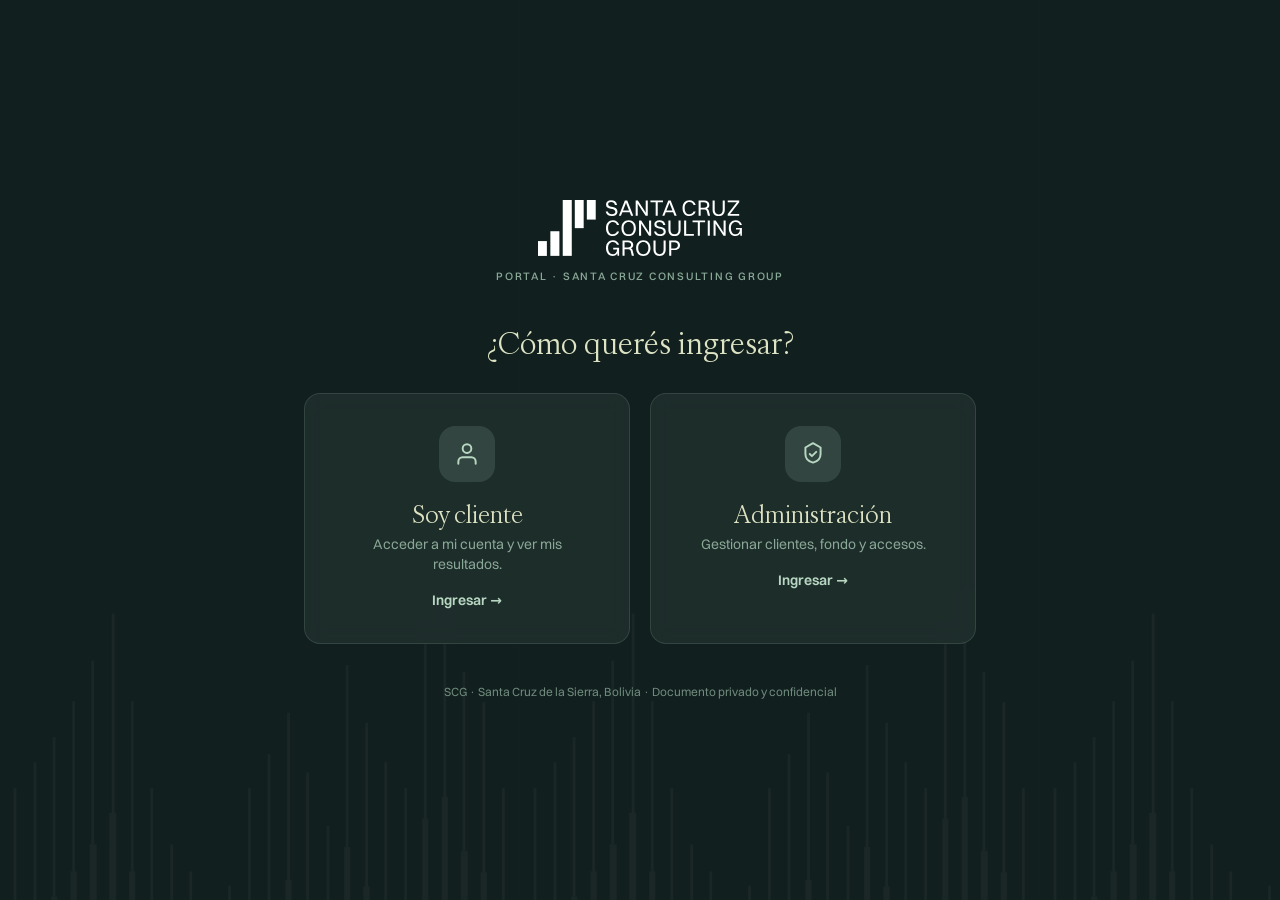
<file: app/index.html>
<!DOCTYPE html>
<html lang="es-BO">
<head>
<meta charset="UTF-8" />
<meta name="viewport" content="width=device-width, initial-scale=1.0" />
<title>SCG · Portal</title>
<script src="../assets/tailwind.js"></script>
<link rel="stylesheet" href="../assets/brand.css" />
<style>
  body {
    font-family: var(--scg-sans); color: var(--scg-palido);
    background-color: var(--scg-verde-oscuro);
    background-image: url('../assets/brand/pattern-vertical.svg');
    background-size: 520px auto; background-repeat: repeat; background-attachment: fixed;
    -webkit-font-smoothing: antialiased;
  }
  h1,h2,.serif { font-family: var(--scg-serif); }
  .label { font-weight:500; letter-spacing:.16em; text-transform:uppercase; font-size:.68rem; color:#8aa897; }
  .card { background: rgba(35,50,48,.72); border:1px solid rgba(183,215,194,.14); backdrop-filter: blur(8px); transition: all .2s ease; }
  .card:hover { transform: translateY(-3px); border-color: rgba(183,215,194,.4); background: rgba(35,50,48,.9); }
</style>
</head>
<body class="min-h-screen flex items-center justify-center px-5 py-12">
  <div class="w-full max-w-2xl">
    <div class="text-center mb-10">
      <img src="../assets/brand/logo-blanco.svg" alt="SCG · Santa Cruz Consulting Group" class="h-14 mx-auto mb-3" />
      <p class="label">Portal · Santa Cruz Consulting Group</p>
    </div>

    <h1 class="text-3xl text-center mb-8" style="color:var(--scg-palido)">¿Cómo querés ingresar?</h1>

    <div class="grid sm:grid-cols-2 gap-5">
      <a href="./cliente.html" class="card rounded-2xl p-8 text-center block">
        <div class="w-14 h-14 mx-auto mb-4 rounded-2xl grid place-items-center" style="background:rgba(183,215,194,.14)">
          <svg width="26" height="26" viewBox="0 0 24 24" fill="none" stroke="#B7D7C2" stroke-width="1.8" stroke-linecap="round" stroke-linejoin="round"><path d="M20 21v-2a4 4 0 0 0-4-4H8a4 4 0 0 0-4 4v2"/><circle cx="12" cy="7" r="4"/></svg>
        </div>
        <h2 class="text-2xl mb-1" style="color:var(--scg-palido)">Soy cliente</h2>
        <p class="text-sm" style="color:#8aa897">Acceder a mi cuenta y ver mis resultados.</p>
        <span class="inline-block mt-4 text-sm font-semibold" style="color:var(--scg-sage)">Ingresar →</span>
      </a>

      <a href="./admin.html" class="card rounded-2xl p-8 text-center block">
        <div class="w-14 h-14 mx-auto mb-4 rounded-2xl grid place-items-center" style="background:rgba(183,215,194,.14)">
          <svg width="26" height="26" viewBox="0 0 24 24" fill="none" stroke="#B7D7C2" stroke-width="1.8" stroke-linecap="round" stroke-linejoin="round"><path d="M12 2l7 4v6c0 4-3 7-7 8-4-1-7-4-7-8V6z"/><path d="M9 12l2 2 4-4"/></svg>
        </div>
        <h2 class="text-2xl mb-1" style="color:var(--scg-palido)">Administración</h2>
        <p class="text-sm" style="color:#8aa897">Gestionar clientes, fondo y accesos.</p>
        <span class="inline-block mt-4 text-sm font-semibold" style="color:var(--scg-sage)">Ingresar →</span>
      </a>
    </div>

    <p class="text-center text-xs mt-10" style="color:#6f8a7c">
      SCG · Santa Cruz de la Sierra, Bolivia · Documento privado y confidencial
    </p>
  </div>
</body>
</html>
</file>
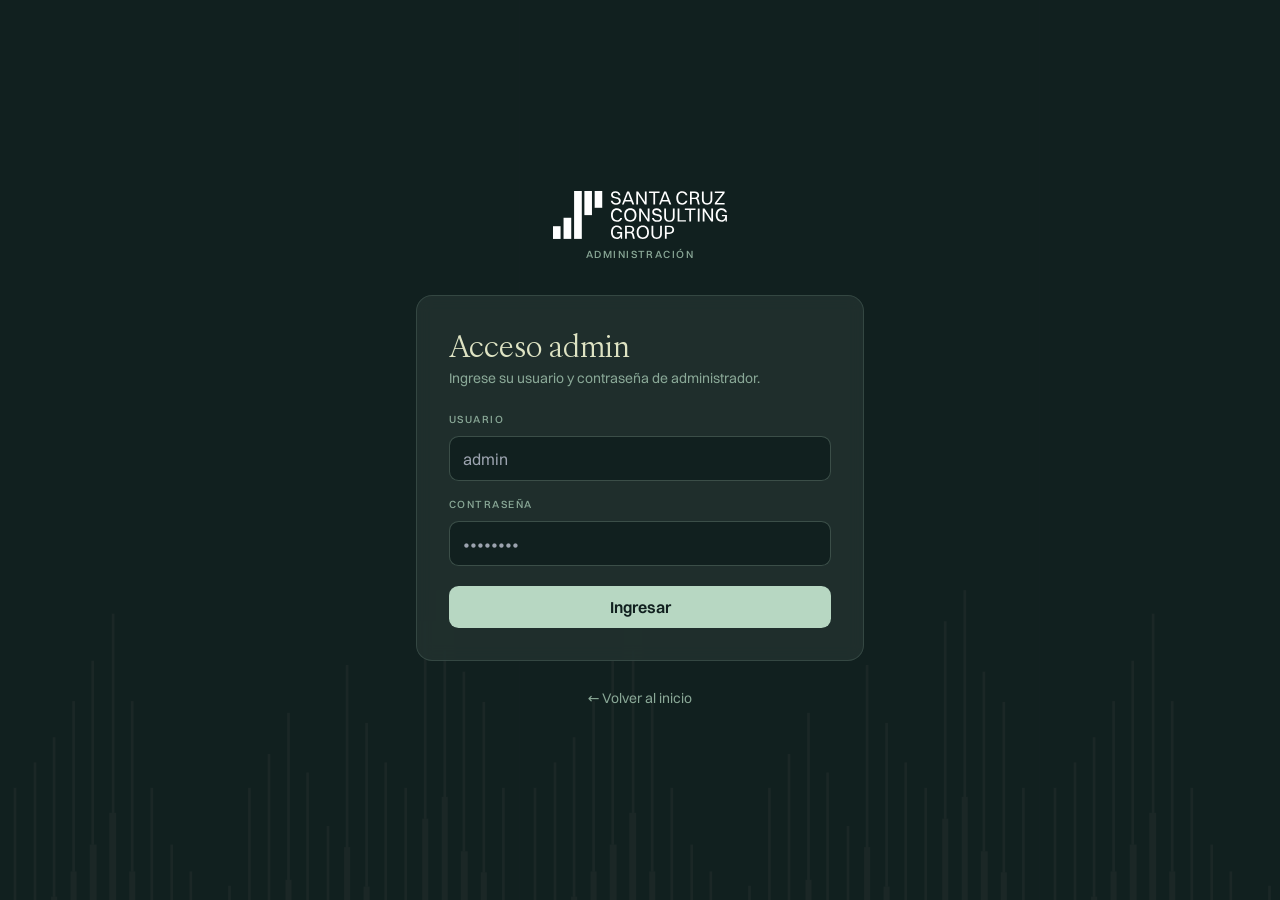
<file: app/admin.html>
<!DOCTYPE html>
<html lang="es-BO">
<head>
<meta charset="UTF-8" />
<meta name="viewport" content="width=device-width, initial-scale=1.0" />
<title>SCG · Administración</title>
<script src="../assets/tailwind.js"></script>
<link rel="stylesheet" href="../assets/brand.css" />
<style>
  body { font-family: var(--scg-sans); color: var(--scg-palido); background-color: var(--scg-verde-oscuro);
    background-image: url('../assets/brand/pattern-vertical.svg'); background-size:520px auto; background-repeat:repeat; background-attachment:fixed; -webkit-font-smoothing:antialiased; }
  h1,h2,h3,.serif { font-family: var(--scg-serif); }
  .label { font-weight:500; letter-spacing:.14em; text-transform:uppercase; font-size:.66rem; color:#8aa897; }
  .panel { background: rgba(35,50,48,.82); border:1px solid rgba(183,215,194,.14); backdrop-filter: blur(8px); }
  .view:not(.active){ display:none !important; }
  .inp { width:100%; border-radius:.6rem; padding:.6rem .8rem; background:#11201F; border:1px solid rgba(183,215,194,.25); color:#DEE3C3; }
  .inp:focus { outline:none; border-color:#B7D7C2; }
  input::placeholder{ color:#6f8a7c; }
  .btn { border-radius:.6rem; padding:.55rem 1rem; font-weight:600; transition:all .15s ease; cursor:pointer; }
  .btn-primary{ background:var(--scg-sage); color:var(--scg-verde-oscuro); } .btn-primary:hover{ background:#cfe6d8; }
  .btn-ghost{ border:1px solid rgba(183,215,194,.3); color:var(--scg-palido); } .btn-ghost:hover{ background:rgba(183,215,194,.12); }
  .btn-danger{ border:1px solid rgba(255,100,99,.4); color:var(--scg-coral); } .btn-danger:hover{ background:rgba(255,100,99,.12); }
  table { border-collapse:collapse; }
  th,td { text-align:left; }
  .pill { font-size:.66rem; border-radius:9999px; padding:.1rem .5rem; }
</style>
</head>
<body class="min-h-screen">

<!-- LOGIN -->
<section id="view-login" class="view active min-h-screen flex items-center justify-center px-5 py-12">
  <div class="w-full max-w-md">
    <div class="text-center mb-8"><img src="../assets/brand/logo-blanco.svg" alt="SCG" class="h-12 mx-auto mb-2" /><p class="label">Administración</p></div>
    <div class="panel rounded-2xl p-8">
      <h1 class="text-3xl mb-1">Acceso admin</h1>
      <p class="text-sm mb-6" style="color:#8aa897">Ingrese su usuario y contraseña de administrador.</p>
      <form id="login-form" autocomplete="off">
        <label for="usuario" class="label block mb-2">Usuario</label>
        <input id="usuario" type="text" required autocapitalize="none" placeholder="admin" class="inp" />
        <label for="password" class="label block mb-2 mt-4">Contraseña</label>
        <input id="password" type="password" required placeholder="••••••••" class="inp" />
        <p id="login-msg" class="hidden mt-3 text-sm rounded-lg px-3 py-2"></p>
        <button id="btn-login" type="submit" class="btn btn-primary w-full mt-5">Ingresar</button>
      </form>
      <p id="mock-note" class="hidden text-xs mt-4" style="color:#6f8a7c"></p>
    </div>
    <div class="text-center mt-6">
      <a href="./index.html" class="inline-flex items-center gap-1.5 text-sm hover:underline" style="color:#8aa897">← Volver al inicio</a>
    </div>
  </div>
</section>

<!-- NO AUTORIZADO -->
<section id="view-denied" class="view min-h-screen flex items-center justify-center px-5">
  <div class="panel rounded-2xl p-8 max-w-md text-center">
    <h1 class="text-2xl mb-2">Sin permisos</h1>
    <p class="text-sm mb-6" style="color:#8aa897"><span id="denied-email" class="font-semibold" style="color:var(--scg-palido)"></span> no es administrador.</p>
    <button id="btn-logout-d" class="btn btn-ghost">Cerrar sesión</button>
  </div>
</section>

<!-- PANEL -->
<section id="view-admin" class="view">
  <div class="max-w-6xl mx-auto px-5 py-8">
    <header class="flex flex-wrap items-center justify-between gap-4 mb-8">
      <div class="flex items-center gap-3"><img src="../assets/brand/logo-blanco.svg" alt="SCG" class="h-9" /><span class="label">Administración</span></div>
      <div class="flex items-center gap-3">
        <span id="who" class="text-sm" style="color:#8aa897"></span>
        <button id="btn-logout" class="btn btn-ghost text-sm">Cerrar sesión</button>
      </div>
    </header>

    <!-- Clientes -->
    <div class="panel rounded-2xl p-6 mb-6">
      <div class="flex items-center justify-between mb-4 gap-3 flex-wrap">
        <h2 class="text-2xl">Clientes</h2>
        <button id="btn-new" class="btn btn-primary text-sm">+ Nuevo cliente</button>
      </div>
      <div class="overflow-x-auto"><table class="w-full text-sm">
        <thead><tr class="label" style="border-bottom:1px solid rgba(183,215,194,.18)">
          <th class="py-2 pr-3">Nombre</th><th class="py-2 pr-3">Usuario</th><th class="py-2 pr-3">Esquema</th>
          <th class="py-2 pr-3 text-right">Capital</th><th class="py-2 pr-3">Estado</th><th class="py-2 text-right">Acciones</th>
        </tr></thead>
        <tbody id="cli-body"></tbody>
      </table></div>
      <p id="cli-empty" class="hidden text-sm py-4" style="color:#8aa897">Sin clientes.</p>
    </div>

    <!-- Resumen del fondo -->
    <div class="max-w-2xl">
      <div class="panel rounded-2xl p-6">
        <h2 class="text-2xl mb-4">Resumen del fondo</h2>
        <form id="settings-form" class="grid grid-cols-2 gap-3">
          <div class="col-span-2"><label class="label block mb-1">Mes de reporte</label><input id="s-mes" class="inp" placeholder="Mayo 2026" /></div>
          <div><label class="label block mb-1">Actualizado al</label><input id="s-fecha" type="date" class="inp" /></div>
          <div><label class="label block mb-1">Inversionistas</label><input id="s-inv" type="number" class="inp" /></div>
          <div><label class="label block mb-1">AUM líquido (USD)</label><input id="s-aum" type="number" step="0.01" class="inp" /></div>
          <div><label class="label block mb-1">Activos fijos (USD)</label><input id="s-fijos" type="number" step="0.01" class="inp" /></div>
          <div class="col-span-2 flex justify-end"><button class="btn btn-primary text-sm">Guardar resumen</button></div>
        </form>
        <p id="s-msg" class="hidden text-sm mt-2"></p>
      </div>
    </div>
  </div>
</section>

<!-- MODAL cliente -->
<div id="modal" class="view fixed inset-0 z-50 items-center justify-center px-4" style="background:rgba(8,14,13,.7); display:none;">
  <div class="panel rounded-2xl p-6 w-full max-w-2xl max-h-[92vh] overflow-y-auto">
    <div class="flex items-center justify-between mb-4"><h3 id="m-title" class="text-2xl">Cliente</h3><button id="m-close" class="btn btn-ghost text-sm">✕</button></div>
    <form id="cli-form" class="grid sm:grid-cols-2 gap-3">
      <input type="hidden" id="f-id" />
      <div><label class="label block mb-1">Nombre *</label><input id="f-nombre" required class="inp" /></div>
      <div><label class="label block mb-1">Usuario * (login)</label><input id="f-usuario" type="text" autocapitalize="none" required placeholder="orlando.vaca" class="inp" /></div>
      <div><label class="label block mb-1">Código (referencia)</label><input id="f-codigo" class="inp" /></div>
      <div><label class="label block mb-1">Contraseña <span style="color:#6f8a7c">(opcional)</span></label><input id="f-password" type="text" placeholder="dejar vacío para no cambiar" class="inp" /></div>
      <div><label class="label block mb-1">Esquema *</label>
        <select id="f-esquema" class="inp">
          <option value="mensual">Mensual</option>
          <option value="trimestral">Trimestral</option>
          <option value="semestral">Semestral</option>
          <option value="anual">Anual</option>
          <option value="mixto">Mixto (mensual + trimestral)</option>
        </select>
      </div>
      <div><label class="label block mb-1">Capital total (USD)</label><input id="f-capital" type="number" step="0.01" class="inp" /></div>
      <div><label class="label block mb-1">Estado</label><select id="f-estado" class="inp"><option value="activo">Activo</option><option value="liquidado">Liquidado</option></select></div>

      <!-- Esquema simple: tasa + pago por periodo -->
      <div id="grp-simple" class="sm:col-span-2 grid sm:grid-cols-2 gap-3">
        <div><label class="label block mb-1">Tasa por periodo (%)</label><input id="f-tasa" type="number" step="0.01" placeholder="ej. 2" class="inp" /></div>
        <div><label class="label block mb-1">Pago por periodo (auto)</label><input id="f-pago-periodo" type="number" step="0.01" class="inp" /></div>
      </div>

      <!-- Esquema mixto: dos porciones -->
      <div id="grp-mixto" class="sm:col-span-2 grid sm:grid-cols-3 gap-3 hidden">
        <div><label class="label block mb-1">Capital mensual</label><input id="f-cap-m" type="number" step="0.01" class="inp" /></div>
        <div><label class="label block mb-1">Tasa mensual (%)</label><input id="f-tasa-m" type="number" step="0.01" placeholder="2" class="inp" /></div>
        <div><label class="label block mb-1">Pago mensual (auto)</label><input id="f-pago-m" type="number" step="0.01" class="inp" /></div>
        <div><label class="label block mb-1">Capital trimestral</label><input id="f-cap-t" type="number" step="0.01" class="inp" /></div>
        <div><label class="label block mb-1">Tasa trimestral (%)</label><input id="f-tasa-t" type="number" step="0.01" placeholder="7" class="inp" /></div>
        <div><label class="label block mb-1">Pago trimestral (auto)</label><input id="f-pago-t" type="number" step="0.01" class="inp" /></div>
      </div>

      <div id="grp-activo" class="sm:col-span-2 grid sm:grid-cols-3 gap-3">
        <div><label class="label block mb-1">Próximo pago · fecha</label><input id="f-pp-fecha" type="date" class="inp" /></div>
        <div><label class="label block mb-1">Próximo pago · monto</label><input id="f-pp-monto" type="number" step="0.01" class="inp" /></div>
        <div><label class="label block mb-1">Próximo pago · detalle</label><input id="f-pp-det" class="inp" /></div>
      </div>

      <div id="grp-trim" class="sm:col-span-2 grid sm:grid-cols-3 gap-3 hidden">
        <div><label class="label block mb-1">Próx. trim. · fecha</label><input id="f-pt-fecha" type="date" class="inp" /></div>
        <div><label class="label block mb-1">Próx. trim. · monto</label><input id="f-pt-monto" type="number" step="0.01" class="inp" /></div>
        <div><label class="label block mb-1">Próx. trim. · detalle</label><input id="f-pt-det" class="inp" /></div>
      </div>

      <div class="sm:col-span-2"><label class="label block mb-1">Ciclo (ej. "Mes 2 de 3")</label><input id="f-ciclo" class="inp" /></div>
      <div class="sm:col-span-2"><label class="label block mb-1">Nota</label><input id="f-nota" class="inp" /></div>

      <!-- Movimientos de capital (solo al editar un cliente existente) -->
      <div id="mov-section" class="sm:col-span-2 mt-2 pt-4" style="border-top:1px solid rgba(183,215,194,.14)">
        <h4 class="label mb-2" style="font-size:.72rem">Movimientos de capital</h4>
        <p id="mov-hint" class="hidden text-sm" style="color:#8aa897">Guardá el cliente para registrar movimientos.</p>
        <div id="mov-body" class="hidden">
          <div id="mov-list" class="text-sm mb-3"></div>
          <div class="grid sm:grid-cols-6 gap-2 items-end">
            <div><label class="label block mb-1">Fecha</label><input id="mv-fecha" type="date" class="inp" /></div>
            <div><label class="label block mb-1">Tipo</label><select id="mv-tipo" class="inp"><option value="aporte">Aporte</option><option value="retiro">Retiro</option></select></div>
            <div id="mv-destino-wrap" class="hidden"><label class="label block mb-1">Bolsa</label><select id="mv-destino" class="inp"><option value="mensual">Mensual</option><option value="trimestral">Trimestral</option></select></div>
            <div><label class="label block mb-1">Monto (USD)</label><input id="mv-monto" type="number" step="0.01" min="0" class="inp" /></div>
            <div class="sm:col-span-2"><label class="label block mb-1">Rendimiento</label><select id="mv-rend" class="inp"><option value="proximo">Desde el próximo período</option><option value="prorrateado">Prorrateado desde la fecha</option></select></div>
            <div class="sm:col-span-4"><label class="label block mb-1">Detalle</label><input id="mv-detalle" class="inp" placeholder="opcional" /></div>
            <div class="sm:col-span-2 flex items-end justify-end"><button type="button" id="mv-add" class="btn btn-primary text-sm w-full">Registrar</button></div>
          </div>
          <p id="mov-msg" class="hidden text-sm rounded-lg px-3 py-2 mt-2"></p>
        </div>
      </div>

      <div id="grp-liq" class="sm:col-span-2 grid sm:grid-cols-3 gap-3 hidden">
        <div><label class="label block mb-1">Liq. · capital</label><input id="f-liq-cap" type="number" step="0.01" class="inp" /></div>
        <div><label class="label block mb-1">Liq. · interés</label><input id="f-liq-int" type="number" step="0.01" class="inp" /></div>
        <div><label class="label block mb-1">Liq. · fecha</label><input id="f-liq-fecha" type="date" class="inp" /></div>
      </div>

      <p id="m-msg" class="sm:col-span-2 hidden text-sm rounded-lg px-3 py-2"></p>
      <div class="sm:col-span-2 flex justify-end gap-2 mt-2">
        <button type="button" id="m-cancel" class="btn btn-ghost text-sm">Cancelar</button>
        <button type="submit" class="btn btn-primary text-sm">Guardar cliente</button>
      </div>
    </form>
  </div>
</div>

<script src="../assets/data.js"></script>
<script src="../assets/scg-lib.js"></script>
<script src="../assets/vendor/supabase.js"></script>
<script src="../assets/supabase.js"></script>
<script>
(function(){
  "use strict";
  var DB=window.SCG_DB, L=window.SCG_LIB, $=function(id){return document.getElementById(id);};
  function show(id){ document.querySelectorAll("section.view").forEach(function(v){v.classList.remove("active");}); $(id).classList.add("active"); }
  function flash(el,text,ok){ el.textContent=text; el.classList.remove("hidden"); el.style.background=ok?"rgba(183,215,194,.12)":"rgba(255,100,99,.12)"; el.style.color=ok?"var(--scg-sage)":"var(--scg-coral)"; }

  if(DB.MOCK){ var n=$("mock-note"); n.classList.remove("hidden"); n.innerHTML="Modo demo (sin backend). Entrá con <code>?mock=1&admin=1</code> para administrar."; }

  // Login
  $("login-form").addEventListener("submit",function(e){ e.preventDefault();
    var usuario=$("usuario").value.trim(); var password=$("password").value;
    if(!usuario||!password) return;
    $("btn-login").disabled=true; $("btn-login").textContent="Ingresando…";
    DB.signIn(usuario,password).then(function(){ return start(); })
    .catch(function(err){ var m=(err&&(err.message||err))+""; if(/invalid login|credentials/i.test(m)) m="Usuario o contraseña incorrectos."; flash($("login-msg"),m,false); })
    .then(function(){ $("btn-login").disabled=false; $("btn-login").textContent="Ingresar"; });
  });
  function logout(){ DB.signOut().then(function(){ window.location.href="./index.html"; }); }
  $("btn-logout").addEventListener("click",logout); $("btn-logout-d").addEventListener("click",logout);

  // Arranque / post-login
  function start(){
    return DB.getEmail().then(function(email){
      if(!email){ show("view-login"); return; }
      return DB.puedePortal().then(function(ok){
        if(!ok){ $("denied-email").textContent=email.split("@")[0]; show("view-denied"); return; }
        $("who").textContent=email.split("@")[0]; show("view-admin"); loadAll();
      });
    });
  }
  start();

  function loadAll(){ loadClients(); loadSettings(); }

  // ---- Clientes ----
  function loadClients(){
    DB.listClients().then(function(rows){
      var tb=$("cli-body"); tb.innerHTML="";
      $("cli-empty").classList.toggle("hidden", rows.length>0);
      rows.forEach(function(r){
        var uname = r.username || (r.email ? r.email.split("@")[0] : "");
        var tr=document.createElement("tr"); tr.style.borderBottom="1px solid rgba(183,215,194,.08)";
        tr.innerHTML='<td class="py-2.5 pr-3 font-medium">'+esc(r.nombre)+'</td>'+
          '<td class="py-2.5 pr-3 font-mono text-xs">'+esc(uname)+'</td>'+
          '<td class="py-2.5 pr-3">'+L.esquemaLabel(r.esquema, r.tasa, r.tasa_mensual, r.tasa_trimestral)+'</td>'+
          '<td class="py-2.5 pr-3 text-right">'+L.fmtUSD(r.capital)+'</td>'+
          '<td class="py-2.5 pr-3">'+(r.estado==="liquidado"?'<span class="pill" style="background:rgba(255,100,99,.15);color:var(--scg-coral)">liquidado</span>':'<span class="pill" style="background:rgba(183,215,194,.15);color:var(--scg-sage)">activo</span>')+'</td>'+
          '<td class="py-2.5 text-right whitespace-nowrap"></td>';
        var actions=tr.lastChild;
        var bE=mkBtn("Editar","btn-ghost"); bE.onclick=function(){ openModal(r); };
        var bD=mkBtn("Borrar","btn-danger"); bD.style.marginLeft="6px"; bD.onclick=function(){ delClient(r); };
        actions.appendChild(bE); actions.appendChild(bD);
        tb.appendChild(tr);
      });
    }).catch(function(e){ alert("Error cargando clientes: "+(e.message||e)); });
  }
  function mkBtn(txt,cls){ var b=document.createElement("button"); b.className="btn "+cls+" text-xs"; b.textContent=txt; b.style.padding=".35rem .7rem"; return b; }
  function esc(s){ return String(s==null?"":s).replace(/[&<>"]/g,function(c){return{"&":"&amp;","<":"&lt;",">":"&gt;",'"':"&quot;"}[c];}); }

  function delClient(r){
    if(!confirm("¿Borrar a "+r.nombre+"? Esta acción no se puede deshacer.")) return;
    DB.deleteClient(r.id).then(loadClients).catch(function(e){ alert("Error: "+(e.message||e)); });
  }

  // ---- Modal cliente ----
  var modal=$("modal");
  function openModal(r){
    $("cli-form").reset(); $("m-msg").classList.add("hidden");
    $("f-id").value = r? r.id : "";
    $("m-title").textContent = r? "Editar cliente" : "Nuevo cliente";
    if(r){
      $("f-nombre").value=r.nombre||""; $("f-usuario").value=r.username||(r.email?r.email.split("@")[0]:""); $("f-codigo").value=r.codigo||"";
      $("f-esquema").value=r.esquema||"mensual"; $("f-capital").value=r.capital!=null?r.capital:"";
      $("f-estado").value=r.estado||"activo";
      $("f-tasa").value=r.tasa!=null?dec2pct(r.tasa):""; $("f-pago-periodo").value=r.pago_periodo!=null?r.pago_periodo:"";
      $("f-cap-m").value=r.capital_mensual!=null?r.capital_mensual:""; $("f-cap-t").value=r.capital_trimestral!=null?r.capital_trimestral:"";
      $("f-tasa-m").value=r.tasa_mensual!=null?dec2pct(r.tasa_mensual):""; $("f-tasa-t").value=r.tasa_trimestral!=null?dec2pct(r.tasa_trimestral):"";
      $("f-pago-m").value=r.pago_mensual!=null?r.pago_mensual:""; $("f-pago-t").value=r.pago_trimestral!=null?r.pago_trimestral:"";
      $("f-pp-fecha").value=r.proximo_pago_fecha||""; $("f-pp-monto").value=r.proximo_pago_monto!=null?r.proximo_pago_monto:""; $("f-pp-det").value=r.proximo_pago_detalle||"";
      $("f-pt-fecha").value=r.proximo_pago_trim_fecha||""; $("f-pt-monto").value=r.proximo_pago_trim_monto!=null?r.proximo_pago_trim_monto:""; $("f-pt-det").value=r.proximo_pago_trim_detalle||"";
      $("f-ciclo").value=r.ciclo_detalle||""; $("f-nota").value=r.nota||"";
      var liq=r.liquidacion||{}; $("f-liq-cap").value=liq.capital!=null?liq.capital:""; $("f-liq-int").value=liq.interes!=null?liq.interes:""; $("f-liq-fecha").value=liq.fecha||"";
    }
    syncGroups();
    syncMovSection(r);
    modal.classList.add("active"); modal.style.display="flex";
  }
  function closeModal(){ modal.classList.remove("active"); modal.style.display="none"; }
  $("m-close").onclick=closeModal; $("m-cancel").onclick=closeModal;
  $("btn-new").onclick=function(){ openModal(null); };

  function syncGroups(){
    var esq=$("f-esquema").value, liq=$("f-estado").value==="liquidado";
    $("grp-simple").classList.toggle("hidden", esq==="mixto");
    $("grp-mixto").classList.toggle("hidden", esq!=="mixto");
    $("grp-trim").classList.toggle("hidden", esq!=="mixto" || liq);
    $("grp-liq").classList.toggle("hidden", !liq);
    $("grp-activo").classList.toggle("hidden", liq);
  }
  function autoPagos(){
    var esq=$("f-esquema").value;
    var p=L.calcularPagos(esq, $("f-capital").value, pct($("f-tasa").value),
      $("f-cap-m").value, pct($("f-tasa-m").value), $("f-cap-t").value, pct($("f-tasa-t").value));
    if(p.pagoPeriodo!=null) $("f-pago-periodo").value=p.pagoPeriodo;
    if(p.pagoMensual!=null) $("f-pago-m").value=p.pagoMensual;
    if(p.pagoTrimestral!=null) $("f-pago-t").value=p.pagoTrimestral;
    // sugerir monto del próximo pago si está vacío
    if(!$("f-pp-monto").value){ $("f-pp-monto").value = esq==="mixto" ? (p.pagoMensual||"") : (p.pagoPeriodo||""); }
  }
  $("f-esquema").addEventListener("change",function(){ syncGroups(); autoPagos(); });
  $("f-estado").addEventListener("change",syncGroups);
  ["f-capital","f-tasa","f-cap-m","f-tasa-m","f-cap-t","f-tasa-t"].forEach(function(id){ $(id).addEventListener("input",autoPagos); });

  $("cli-form").addEventListener("submit",function(e){ e.preventDefault();
    var liq=$("f-estado").value==="liquidado";
    var usuario=$("f-usuario").value.trim().toLowerCase();
    var password=$("f-password").value;
    var obj={
      id: $("f-id").value || null,
      nombre: $("f-nombre").value.trim(), username: usuario, codigo: $("f-codigo").value.trim()||null,
      esquema: $("f-esquema").value, capital: num($("f-capital").value), estado: $("f-estado").value,
      tasa: pct($("f-tasa").value), pagoPeriodo: num($("f-pago-periodo").value),
      capitalMensual: num($("f-cap-m").value), capitalTrimestral: num($("f-cap-t").value),
      tasaMensual: pct($("f-tasa-m").value), tasaTrimestral: pct($("f-tasa-t").value),
      pagoMensual: num($("f-pago-m").value), pagoTrimestral: num($("f-pago-t").value),
      proximoPagoFecha: liq?null:($("f-pp-fecha").value||null), proximoPagoMonto: liq?null:num($("f-pp-monto").value), proximoPagoDetalle: liq?null:($("f-pp-det").value.trim()||null),
      proximoPagoTrimFecha: $("f-pt-fecha").value||null, proximoPagoTrimMonto: num($("f-pt-monto").value), proximoPagoTrimDetalle: $("f-pt-det").value.trim()||null,
      cicloDetalle: $("f-ciclo").value.trim()||null, nota: $("f-nota").value.trim()||null,
      liquidacion: liq ? { capital:num($("f-liq-cap").value), interes:num($("f-liq-int").value), total:(num($("f-liq-cap").value)||0)+(num($("f-liq-int").value)||0), fecha:$("f-liq-fecha").value||null } : null,
    };
    if(!obj.nombre||!obj.username){ flash($("m-msg"),"Nombre y usuario son obligatorios.",false); return; }
    DB.saveClient(obj).then(function(){
      if(!password) return null;
      return DB.setCredential(usuario, password)
        .then(function(){ return "cred-ok"; })
        .catch(function(err){ throw new Error("Datos guardados, pero la contraseña no se pudo crear: "+(err.message||err)+" (¿desplegaste la Edge Function admin-users?)"); });
    }).then(function(){ closeModal(); loadClients(); })
    .catch(function(err){ flash($("m-msg"),(err.message||err)+"",false); loadClients(); });
  });
  function num(v){ return v===""||v==null?null:Number(v); }
  function pct(v){ var n=num(v); return n!=null?Math.round(n*1e6)/1e8:null; } // % -> decimal
  function dec2pct(d){ return Math.round(Number(d)*1e6)/1e4; } // decimal -> % (sin artefactos)

  // ---- Movimientos de capital ----
  var curClient=null; // fila del cliente que se está editando (para conocer esquema)
  function syncMovSection(r){
    curClient = r || null;
    var editing = !!(r && r.id);
    $("mov-hint").classList.toggle("hidden", editing);
    $("mov-body").classList.toggle("hidden", !editing);
    if(!editing) return;
    $("mv-fecha").value = new Date().toISOString().slice(0,10);
    $("mv-tipo").value="aporte"; $("mv-monto").value=""; $("mv-detalle").value=""; $("mv-rend").value="proximo";
    $("mov-msg").classList.add("hidden");
    $("mv-destino-wrap").classList.toggle("hidden", r.esquema!=="mixto");
    renderMovimientos(r.id);
  }
  function fillMoneyFields(c){
    if(!c) return;
    curClient = c;
    $("f-capital").value=c.capital!=null?c.capital:"";
    $("f-pago-periodo").value=c.pago_periodo!=null?c.pago_periodo:"";
    $("f-cap-m").value=c.capital_mensual!=null?c.capital_mensual:"";
    $("f-cap-t").value=c.capital_trimestral!=null?c.capital_trimestral:"";
    $("f-pago-m").value=c.pago_mensual!=null?c.pago_mensual:"";
    $("f-pago-t").value=c.pago_trimestral!=null?c.pago_trimestral:"";
    $("f-pp-monto").value=c.proximo_pago_monto!=null?c.proximo_pago_monto:"";
    $("f-pp-det").value=c.proximo_pago_detalle||"";
    $("f-pt-monto").value=c.proximo_pago_trim_monto!=null?c.proximo_pago_trim_monto:"";
    $("f-pt-det").value=c.proximo_pago_trim_detalle||"";
    if(c.estado){ $("f-estado").value=c.estado; syncGroups(); }
  }
  function renderMovimientos(clientId){
    var box=$("mov-list"); box.innerHTML="Cargando…";
    var mixto = curClient && curClient.esquema==="mixto";
    DB.listMovimientos(clientId).then(function(rows){
      if(!rows.length){ box.innerHTML='<span style="color:#8aa897">Sin movimientos registrados.</span>'; return; }
      box.innerHTML="";
      rows.forEach(function(m){
        var row=document.createElement("div");
        row.className="flex items-center justify-between gap-2 py-1.5";
        row.style.borderBottom="1px solid rgba(183,215,194,.08)";
        var tipoTxt = m.tipo==="retiro" ? "retiro" : "aporte";
        var parts=[L.fmtFecha(m.fecha), tipoTxt, L.fmtUSD(m.monto)];
        if(mixto && m.destino) parts.push(m.destino);
        if(m.detalle) parts.push(m.detalle);
        var span=document.createElement("span");
        span.className="text-sm"; span.style.color=m.tipo==="retiro"?"var(--scg-coral)":"var(--scg-palido)";
        span.textContent=parts.join(" · ");
        var b=mkBtn("Borrar","btn-danger"); b.type="button";
        b.onclick=function(){ if(!confirm("¿Borrar este movimiento?")) return;
          DB.deleteMovimiento(m.id, clientId).then(function(c){ fillMoneyFields(c); renderMovimientos(clientId); })
          .catch(function(e){ flash($("mov-msg"),"Error: "+(e.message||e),false); }); };
        row.appendChild(span); row.appendChild(b); box.appendChild(row);
      });
    }).catch(function(e){ box.innerHTML='<span style="color:var(--scg-coral)">Error: '+esc(e.message||e)+'</span>'; });
  }
  $("mv-add").addEventListener("click",function(){
    var clientId = $("f-id").value;
    if(!clientId) return;
    var monto = num($("mv-monto").value);
    if(!(monto>0)){ flash($("mov-msg"),"El monto debe ser mayor a 0.",false); return; }
    var mixto = curClient && curClient.esquema==="mixto";
    var mov={
      client_id: clientId, fecha: $("mv-fecha").value || new Date().toISOString().slice(0,10),
      tipo: $("mv-tipo").value, monto: monto,
      destino: mixto ? $("mv-destino").value : null,
      rendimiento: $("mv-rend").value, detalle: $("mv-detalle").value.trim()||null,
    };
    $("mv-add").disabled=true;
    DB.addMovimiento(mov).then(function(c){
      fillMoneyFields(c); renderMovimientos(clientId);
      $("mv-monto").value=""; $("mv-detalle").value="";
      flash($("mov-msg"),"Movimiento registrado.",true);
    }).catch(function(e){ flash($("mov-msg"),"Error: "+(e.message||e),false); })
    .then(function(){ $("mv-add").disabled=false; });
  });

  // ---- Settings ----
  function loadSettings(){ DB.getSettings().then(function(s){ if(!s) return;
    $("s-mes").value=s.mes_reporte||""; $("s-fecha").value=s.fecha_cierre||""; $("s-inv").value=s.inversionistas_activos!=null?s.inversionistas_activos:"";
    $("s-aum").value=s.aum_liquido!=null?s.aum_liquido:""; $("s-fijos").value=s.activos_fijos!=null?s.activos_fijos:""; }); }
  $("settings-form").addEventListener("submit",function(e){ e.preventDefault();
    DB.saveSettings({ mes_reporte:$("s-mes").value.trim()||null, fecha_cierre:$("s-fecha").value||null,
      inversionistas_activos:num($("s-inv").value), aum_liquido:num($("s-aum").value), activos_fijos:num($("s-fijos").value) })
    .then(function(){ flash($("s-msg"),"Resumen guardado.",true); }).catch(function(err){ flash($("s-msg"),"Error: "+(err.message||err),false); });
  });

  // Administradores: el acceso al portal admin se controla desde el CRM (members.role='admin').
  // La gestión de admins del portal (tabla `admins`) quedó deprecada y se removió de esta pantalla.
})();
</script>
</body>
</html>
</file>
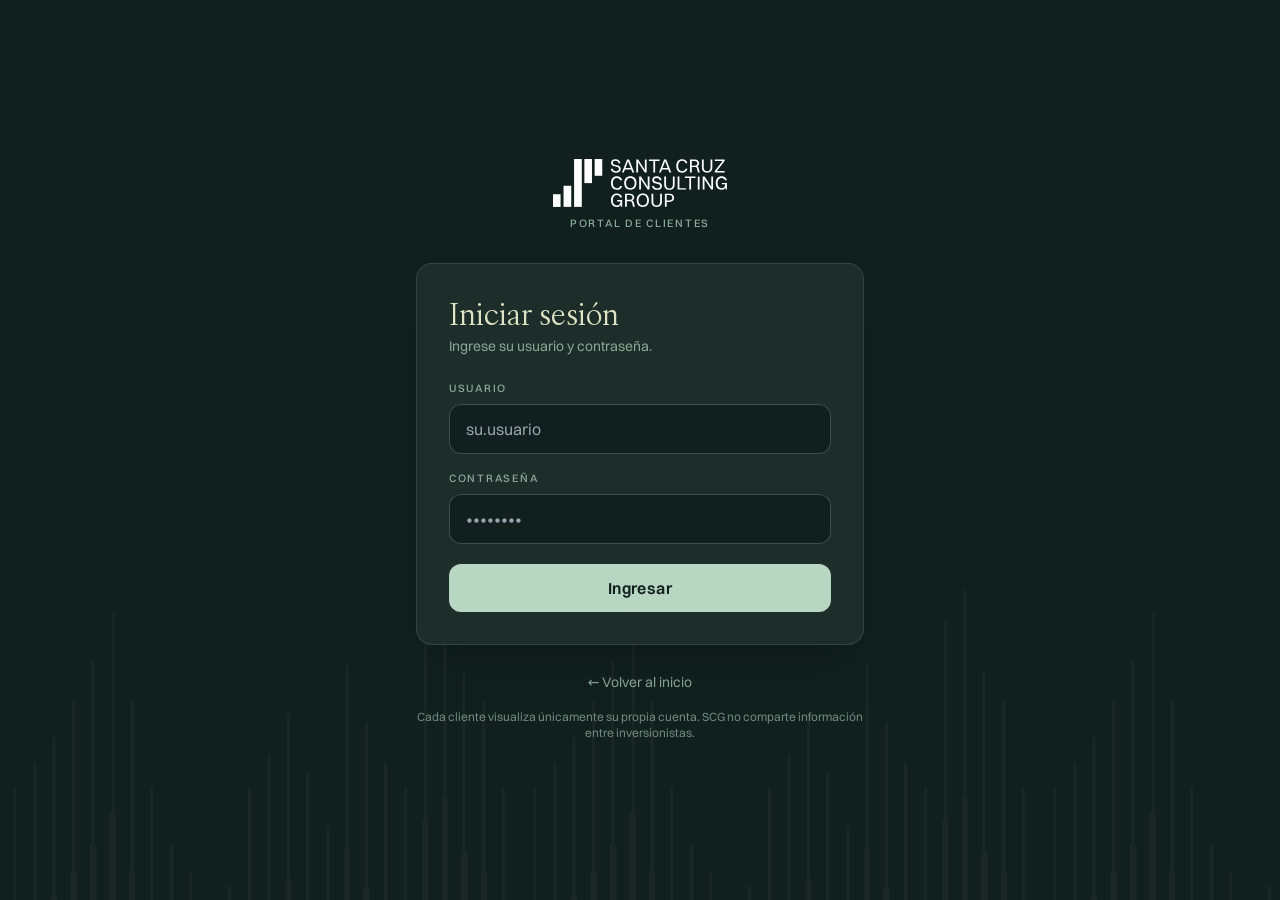
<file: app/cliente.html>
<!DOCTYPE html>
<html lang="es-BO">
<head>
<meta charset="UTF-8" />
<meta name="viewport" content="width=device-width, initial-scale=1.0" />
<title>SCG · Portal de Clientes</title>
<script src="../assets/tailwind.js"></script>
<script src="../assets/chart.umd.js"></script>
<link rel="stylesheet" href="../assets/brand.css" />
<style>
  html { scroll-behavior:smooth; }
  body {
    font-family: var(--scg-sans); color: var(--scg-palido);
    background-color: var(--scg-verde-oscuro);
    background-image: url('../assets/brand/pattern-vertical.svg');
    background-size: 520px auto; background-repeat: repeat; background-attachment: fixed;
    -webkit-font-smoothing: antialiased;
  }
  h1,h2,h3,.serif { font-family: var(--scg-serif); }
  .label { font-weight:500; letter-spacing:.16em; text-transform:uppercase; font-size:.68rem; color:#8aa897; }
  .panel { background: rgba(35,50,48,.72); border:1px solid rgba(183,215,194,.14); backdrop-filter: blur(8px); }
  .panel-solid { background: var(--scg-verde-medio); border:1px solid rgba(183,215,194,.14); }
  .view:not(.active) { display:none !important; }
  .view.active { animation: fade .5s ease both; }
  @keyframes fade { from{opacity:0; transform:translateY(10px);} to{opacity:1; transform:none;} }
  .accent-bar { background: linear-gradient(180deg, var(--scg-sage), var(--scg-coral)); }
  input::placeholder { color:#6f8a7c; }
  .btn-primary { background: var(--scg-sage); color: var(--scg-verde-oscuro); transition: all .2s ease; }
  .btn-primary:hover { background:#cfe6d8; transform: translateY(-1px); }
  .btn-primary:disabled { opacity:.5; cursor:not-allowed; transform:none; }
  .btn-ghost { border:1px solid rgba(183,215,194,.3); color:var(--scg-palido); transition: all .2s ease; }
  .btn-ghost:hover { background: rgba(183,215,194,.12); }
  @media print { body { background:#fff !important; color:#11201F !important; } .no-print{display:none !important;} .panel,.panel-solid{background:#fff !important; border-color:#11201F33 !important;} }
</style>
</head>
<body class="min-h-screen">

<!-- ============ LOGIN ============ -->
<section id="view-login" class="view active min-h-screen flex items-center justify-center px-5 py-12">
  <div class="w-full max-w-md">
    <div class="text-center mb-8">
      <img src="../assets/brand/logo-blanco.svg" alt="SCG · Santa Cruz Consulting Group" class="h-12 mx-auto mb-2" />
      <p class="label">Portal de Clientes</p>
    </div>
    <div class="panel rounded-2xl p-8 shadow-2xl">
      <h1 class="text-3xl mb-1">Iniciar sesión</h1>
      <p class="text-sm mb-6" style="color:#8aa897">Ingrese su usuario y contraseña.</p>
      <form id="login-form" autocomplete="off">
        <label for="usuario" class="label block mb-2">Usuario</label>
        <input id="usuario" name="usuario" type="text" required autocapitalize="none" placeholder="su.usuario"
          class="w-full rounded-xl px-4 py-3 bg-[#11201F] border border-[rgba(183,215,194,.25)] text-[#DEE3C3] focus:outline-none focus:border-[#B7D7C2] focus:ring-2 focus:ring-[rgba(183,215,194,.25)]" />
        <label for="password" class="label block mb-2 mt-4">Contraseña</label>
        <input id="password" name="password" type="password" required placeholder="••••••••"
          class="w-full rounded-xl px-4 py-3 bg-[#11201F] border border-[rgba(183,215,194,.25)] text-[#DEE3C3] focus:outline-none focus:border-[#B7D7C2] focus:ring-2 focus:ring-[rgba(183,215,194,.25)]" />
        <p id="login-msg" class="hidden mt-3 text-sm rounded-lg px-3 py-2"></p>
        <button id="btn-login" type="submit" class="btn-primary w-full mt-5 rounded-xl py-3 font-semibold tracking-wide">Ingresar</button>
      </form>
      <p id="mock-note" class="hidden text-xs mt-4" style="color:#6f8a7c"></p>
    </div>
    <div class="text-center mt-6">
      <a href="./index.html" class="inline-flex items-center gap-1.5 text-sm hover:underline" style="color:#8aa897">← Volver al inicio</a>
    </div>
    <p class="text-center text-xs mt-4" style="color:#6f8a7c">Cada cliente visualiza únicamente su propia cuenta. SCG no comparte información entre inversionistas.</p>
  </div>
</section>

<!-- ============ DASHBOARD ============ -->
<section id="view-dash" class="view">
  <div class="max-w-5xl mx-auto px-5 py-8">
    <header class="flex flex-wrap items-center justify-between gap-4 mb-8 no-print">
      <img src="../assets/brand/logo-blanco.svg" alt="SCG" class="h-9" />
      <div class="flex items-center gap-2">
        <button id="btn-print" type="button" class="btn-ghost rounded-lg px-4 py-2 text-sm font-medium">⤓ Descargar estado</button>
        <button id="btn-logout" type="button" class="btn-ghost rounded-lg px-4 py-2 text-sm font-medium">Cerrar sesión</button>
      </div>
    </header>

    <div class="panel rounded-2xl p-7 mb-6 relative overflow-hidden">
      <span class="absolute left-0 top-0 bottom-0 w-1.5 accent-bar"></span>
      <p class="label mb-2">Estado de cuenta privado · Confidencial</p>
      <div class="flex flex-wrap items-end justify-between gap-3">
        <h1 id="d-nombre" class="text-4xl leading-tight"></h1>
        <div class="text-right"><p class="label">Actualizado al</p><p id="d-corte" class="text-lg serif" style="color:var(--scg-sage)"></p></div>
      </div>
      <p class="mt-2 text-sm" style="color:#8aa897">Código <span id="d-codigo" class="font-semibold" style="color:var(--scg-palido)"></span> · <span id="d-estado"></span></p>
    </div>

    <div id="kpis" class="grid sm:grid-cols-2 lg:grid-cols-3 gap-4 mb-6"></div>
    <div id="proximo" class="panel-solid rounded-2xl p-7 mb-6 relative overflow-hidden"></div>

    <div id="proj-block" class="panel rounded-2xl p-7 mb-6">
      <div class="flex items-center justify-between mb-1">
        <h2 class="text-2xl">Proyección de pagos</h2>
        <span class="label rounded-full px-3 py-1" style="border:1px solid rgba(183,215,194,.3)">Proyección</span>
      </div>
      <p class="text-sm mb-5" style="color:#8aa897">Próximos 12 meses · estimación según su esquema</p>
      <div class="relative" style="height:300px"><canvas id="chart"></canvas></div>
      <p class="text-xs mt-4" style="color:#6f8a7c">Series estimadas; no representan rendimiento histórico real. Los desembolsos efectivos dependen del calendario vigente.</p>
    </div>

    <div id="cal-block" class="panel rounded-2xl p-7 mb-6">
      <h2 class="text-2xl mb-4">Calendario de pagos</h2>
      <div class="overflow-x-auto"><table class="w-full text-sm">
        <thead><tr class="label text-left" style="border-bottom:1px solid rgba(183,215,194,.18)"><th class="py-2 pr-4 font-medium">Fecha</th><th class="py-2 font-medium text-right">Monto</th></tr></thead>
        <tbody id="cal-body"></tbody>
      </table></div>
    </div>

    <div id="liq-block" class="panel rounded-2xl p-7 mb-6 hidden"></div>

    <div class="panel rounded-2xl p-7 mb-6">
      <h2 class="text-2xl mb-4">Detalles de la cuenta</h2>
      <dl id="detalles" class="divide-y" style="border-color:rgba(183,215,194,.12)"></dl>
    </div>

    <footer class="text-center text-xs py-6" style="color:#6f8a7c">SCG · Santa Cruz Consulting Group · Santa Cruz de la Sierra, Bolivia · Documento privado y confidencial</footer>
  </div>
</section>

<!-- ============ ESTADO: sin cuenta ============ -->
<section id="view-nocuenta" class="view min-h-screen flex items-center justify-center px-5 py-12">
  <div class="panel rounded-2xl p-8 max-w-md text-center">
    <img src="../assets/brand/logo-blanco.svg" alt="SCG" class="h-10 mx-auto mb-4" />
    <h1 class="text-2xl mb-2">Cuenta no encontrada</h1>
    <p class="text-sm mb-6" style="color:#8aa897">No encontramos una cuenta asociada a <span id="nc-email" class="font-semibold" style="color:var(--scg-palido)"></span>. Si cree que es un error, contacte a SCG Capital.</p>
    <button id="btn-logout2" class="btn-ghost rounded-lg px-4 py-2 text-sm font-medium">Cerrar sesión</button>
  </div>
</section>

<script src="../assets/data.js"></script>
<script src="../assets/scg-lib.js"></script>
<script src="../assets/vendor/supabase.js"></script>
<script src="../assets/supabase.js"></script>
<script>
(function(){
  "use strict";
  var DB = window.SCG_DB, L = window.SCG_LIB, $ = function(id){ return document.getElementById(id); };
  var chart = null, settings = null;

  function show(id){ document.querySelectorAll(".view").forEach(function(v){ v.classList.remove("active"); }); $(id).classList.add("active"); window.scrollTo(0,0); }
  function msg(text, kind){
    var el = $("login-msg"); el.textContent = text; el.classList.remove("hidden");
    el.style.background = kind === "ok" ? "rgba(183,215,194,.12)" : "rgba(255,100,99,.12)";
    el.style.color = kind === "ok" ? "var(--scg-sage)" : "var(--scg-coral)";
  }

  // Pista de modo demo
  if (DB.MOCK){ var n=$("mock-note"); n.classList.remove("hidden");
    n.innerHTML = "Modo demo (sin backend). Para entrar: agregá <code>?mock=1&as=OVP-600</code> a la URL, o configurá Supabase en assets/supabase.js."; }

  // Login
  $("login-form").addEventListener("submit", function(e){
    e.preventDefault();
    var usuario = $("usuario").value.trim();
    var password = $("password").value;
    if(!usuario || !password) return;
    $("btn-login").disabled = true; $("btn-login").textContent = "Ingresando…";
    DB.signIn(usuario, password).then(function(){
      return start();
    }).catch(function(err){
      var m = (err && (err.message||err)) + "";
      if(/invalid login|credentials/i.test(m)) m = "Usuario o contraseña incorrectos.";
      msg(m, "err");
    }).then(function(){ $("btn-login").disabled = false; $("btn-login").textContent = "Ingresar"; });
  });

  function doLogout(){ DB.signOut().then(function(){ window.location.href = "./index.html"; }); }
  $("btn-logout").addEventListener("click", doLogout);
  $("btn-logout2").addEventListener("click", doLogout);
  $("btn-print").addEventListener("click", function(){ window.print(); });

  // Arranque / post-login
  function start(){
    return DB.getSettings().then(function(s){ settings = s; }).catch(function(){})
      .then(function(){ return DB.getEmail(); })
      .then(function(email){
        if(!email){ show("view-login"); return; }
        return DB.getMyClient().then(function(row){
          if(!row){ $("nc-email").textContent = (email.split("@")[0]); show("view-nocuenta"); return; }
          render(L.normalizeRow(row));
          show("view-dash");
        });
      });
  }
  start();

  // ---- Render (misma lógica visual que v5-brand) ----
  function kpi(label, value, sub){
    return '<div class="panel-solid rounded-2xl p-5"><p class="label mb-2">'+label+'</p>'+
      '<p class="text-2xl" style="color:var(--scg-palido)">'+value+'</p>'+
      (sub?'<p class="text-xs mt-1" style="color:#8aa897">'+sub+'</p>':'')+'</div>';
  }
  function row(k,v){ return '<div class="flex justify-between gap-4 py-3"><dt class="text-sm" style="color:#8aa897">'+k+'</dt><dd class="text-sm text-right font-medium" style="color:var(--scg-palido)">'+v+'</dd></div>'; }
  function miniStat(k,v){ return '<div><p class="text-xl serif" style="color:var(--scg-sage)">'+v+'</p><p class="label mt-1">'+k+'</p></div>'; }

  function render(c){
    var corte = (settings && settings.fecha_cierre) || "2026-05-31";
    $("d-nombre").textContent = c.nombre;
    $("d-codigo").textContent = c.codigo || "—";
    $("d-corte").textContent = L.fmtFecha(corte);
    var liquidado = c.estado === "liquidado";
    $("d-estado").innerHTML = liquidado ? '<span style="color:var(--scg-coral)">Cuenta liquidada</span>' : '<span style="color:var(--scg-sage)">Cuenta activa</span>';

    if(liquidado && c.liquidacion){
      $("kpis").innerHTML = kpi("Capital liquidado", L.fmtUSD(c.liquidacion.capital), "Devuelto en mayo 2026") +
        kpi("Esquema", c.esquema.label, "") + kpi("Total liquidado", L.fmtUSD(c.liquidacion.total), "Capital + interés final");
    } else {
      $("kpis").innerHTML = kpi("Capital invertido", L.fmtUSD(c.capital), "") +
        kpi("Esquema de rendimiento", c.esquema.label, c.cicloDetalle||"") +
        kpi("Pago del periodo", L.fmtUSD(L.pagoPeriodoActual(c)), c.esquema.periodicidad.charAt(0).toUpperCase()+c.esquema.periodicidad.slice(1)) +
        kpi("Próximo pago", c.proximoPago?L.fmtUSD(c.proximoPago.monto):"—", c.proximoPago?L.fmtFecha(c.proximoPago.fecha):"") +
        kpi("Rendimiento anual aprox.", Math.round(L.rendimientoAnual(c)*1000)/10+"%", "Anualizado");
    }

    var prox = $("proximo");
    if(liquidado || !c.proximoPago){ prox.classList.add("hidden"); }
    else {
      prox.classList.remove("hidden");
      var extra = c.proximoPagoTrimestral
        ? '<div class="mt-4 pt-4 flex flex-wrap justify-between gap-2" style="border-top:1px solid rgba(183,215,194,.18)"><span class="text-sm" style="color:#8aa897">Componente trimestral · '+c.proximoPagoTrimestral.detalle+'</span><span class="font-semibold" style="color:var(--scg-palido)">'+L.fmtUSD(c.proximoPagoTrimestral.monto)+' · '+L.fmtFecha(c.proximoPagoTrimestral.fecha)+'</span></div>'
        : '';
      prox.innerHTML = '<span class="absolute left-0 top-0 bottom-0 w-1.5" style="background:var(--scg-coral)"></span>'+
        '<p class="label mb-3">Próximo desembolso</p><div class="flex flex-wrap items-end justify-between gap-3">'+
        '<p class="text-5xl serif" style="color:var(--scg-palido)">'+L.fmtUSD(c.proximoPago.monto)+'</p>'+
        '<div class="text-right"><p class="text-lg serif" style="color:var(--scg-sage)">'+L.fmtFecha(c.proximoPago.fecha)+'</p><p class="text-sm" style="color:#8aa897">'+c.proximoPago.detalle+'</p></div></div>'+extra;
    }

    if(liquidado){
      $("proj-block").classList.add("hidden"); $("cal-block").classList.add("hidden");
      $("liq-block").classList.remove("hidden");
      $("liq-block").innerHTML = c.liquidacion ? ('<h2 class="text-2xl mb-4">Estado de cuenta final</h2><dl class="divide-y" style="border-color:rgba(183,215,194,.12)">'+
        row("Capital devuelto", L.fmtUSD(c.liquidacion.capital))+row("Interés final", L.fmtUSD(c.liquidacion.interes))+
        row("Total liquidado · "+L.fmtFecha(c.liquidacion.fecha), L.fmtUSD(c.liquidacion.total))+'</dl>') : '';
    } else {
      $("proj-block").classList.remove("hidden"); $("cal-block").classList.remove("hidden"); $("liq-block").classList.add("hidden");
      var proy = L.proyectarPagos(c, 12);
      renderChart(proy, c);
      $("cal-body").innerHTML = proy.map(function(p){
        var esProx = c.proximoPago && p.fecha === c.proximoPago.fecha;
        return '<tr style="border-bottom:1px solid rgba(183,215,194,.08)"><td class="py-2.5 pr-4">'+L.fmtFecha(p.fecha)+(esProx?' <span class="ml-1 text-xs rounded-full px-2 py-0.5" style="background:rgba(255,100,99,.15);color:var(--scg-coral)">Próximo</span>':'')+'</td><td class="py-2.5 text-right '+(p.monto>0?'':'opacity-40')+'" style="color:var(--scg-palido)">'+(p.monto>0?L.fmtUSD(p.monto):'—')+'</td></tr>';
      }).join("");
    }

    var det = [["Esquema de rendimiento", c.esquema.label],["Periodicidad", c.esquema.periodicidad.charAt(0).toUpperCase()+c.esquema.periodicidad.slice(1)]];
    if(c.cicloDetalle) det.push(["Ciclo actual", c.cicloDetalle]);
    det.push(["Actualizado al", L.fmtFecha(corte)]);
    if(c.nota) det.push(["Notas", c.nota]);
    $("detalles").innerHTML = det.map(function(d){ return row(d[0],d[1]); }).join("");
    // Nota: la "Salud del fondo" (AUM, # inversionistas) NO se muestra al cliente — solo su cuenta.
  }

  function renderChart(proy, c){
    var ctx = $("chart").getContext("2d");
    if(chart){ chart.destroy(); chart=null; }
    var meses=["Ene","Feb","Mar","Abr","May","Jun","Jul","Ago","Sep","Oct","Nov","Dic"];
    var labels=proy.map(function(p){ return meses[new Date(p.fecha+"T00:00:00").getMonth()]; });
    var data=proy.map(function(p){ return p.monto; });
    var grad=ctx.createLinearGradient(0,0,0,300); grad.addColorStop(0,"rgba(183,215,194,.35)"); grad.addColorStop(1,"rgba(183,215,194,0)");
    var tipo=c.esquema.periodicidad==="mensual"?"bar":"line";
    chart=new Chart(ctx,{type:tipo,data:{labels:labels,datasets:[{label:"Pago proyectado (USD)",data:data,
      backgroundColor:tipo==="bar"?"rgba(183,215,194,.55)":grad,borderColor:"#B7D7C2",borderWidth:2,fill:tipo==="line",tension:.35,pointBackgroundColor:"#FF6463",pointRadius:tipo==="line"?4:0,borderRadius:6}]},
      options:{responsive:true,maintainAspectRatio:false,plugins:{legend:{display:false},tooltip:{callbacks:{label:function(it){return L.fmtUSD(it.parsed.y);}}}},
      scales:{x:{grid:{color:"rgba(183,215,194,.08)"},ticks:{color:"#8aa897"}},y:{grid:{color:"rgba(183,215,194,.08)"},ticks:{color:"#8aa897",callback:function(v){return "$"+Number(v).toLocaleString("en-US");}}}}}});
  }
})();
</script>
</body>
</html>
</file>
<file: assets/brand.css>
/* ============================================================================
 * SCG · Santa Cruz Consulting Group — Identidad de marca (vendoreada, offline)
 * Fuente: SCG Brand Kit 2026.
 *   Tipografía títulos: IvyOra Text (serif)
 *   Tipografía cuerpo:  Switzer (sans)
 *   Paleta primaria:  #11201F (verde oscuro) · #B7D7C2 (sage) · #DEE3C3 (pálido)
 *   Paleta secundaria: #280407 (granate) · #FF6463 (coral) · #233230 (estampado)
 * ==========================================================================*/

/* ---- IvyOra Text (titulares) ---- */
@font-face { font-family:'IvyOra Text'; font-weight:300; font-style:normal; font-display:swap; src:url('./brand-fonts/IvyOraText-Light.woff2') format('woff2'); }
@font-face { font-family:'IvyOra Text'; font-weight:400; font-style:normal; font-display:swap; src:url('./brand-fonts/IvyOraText-Regular.woff2') format('woff2'); }
@font-face { font-family:'IvyOra Text'; font-weight:400; font-style:italic;  font-display:swap; src:url('./brand-fonts/IvyOraText-RegularItalic.woff2') format('woff2'); }
@font-face { font-family:'IvyOra Text'; font-weight:500; font-style:normal; font-display:swap; src:url('./brand-fonts/IvyOraText-Medium.woff2') format('woff2'); }
@font-face { font-family:'IvyOra Text'; font-weight:500; font-style:italic;  font-display:swap; src:url('./brand-fonts/IvyOraText-MediumItalic.woff2') format('woff2'); }

/* ---- Switzer (cuerpo) ---- */
@font-face { font-family:'Switzer'; font-weight:300; font-style:normal; font-display:swap; src:url('./brand-fonts/Switzer-Light.woff2') format('woff2'); }
@font-face { font-family:'Switzer'; font-weight:400; font-style:normal; font-display:swap; src:url('./brand-fonts/Switzer-Regular.woff2') format('woff2'); }
@font-face { font-family:'Switzer'; font-weight:500; font-style:normal; font-display:swap; src:url('./brand-fonts/Switzer-Medium.woff2') format('woff2'); }
@font-face { font-family:'Switzer'; font-weight:600; font-style:normal; font-display:swap; src:url('./brand-fonts/Switzer-Semibold.woff2') format('woff2'); }
@font-face { font-family:'Switzer'; font-weight:700; font-style:normal; font-display:swap; src:url('./brand-fonts/Switzer-Bold.woff2') format('woff2'); }

/* ---- Tokens de marca ---- */
:root {
  --scg-verde-oscuro: #11201F;
  --scg-verde-medio:  #233230;
  --scg-sage:         #B7D7C2;
  --scg-palido:       #DEE3C3;
  --scg-granate:      #280407;
  --scg-coral:        #FF6463;
  --scg-blanco:       #FFFFFF;
  --scg-serif: 'IvyOra Text', Georgia, 'Times New Roman', serif;
  --scg-sans:  'Switzer', ui-sans-serif, system-ui, -apple-system, sans-serif;
}

.scg-serif { font-family: var(--scg-serif); }
.scg-sans  { font-family: var(--scg-sans); }
</file>
